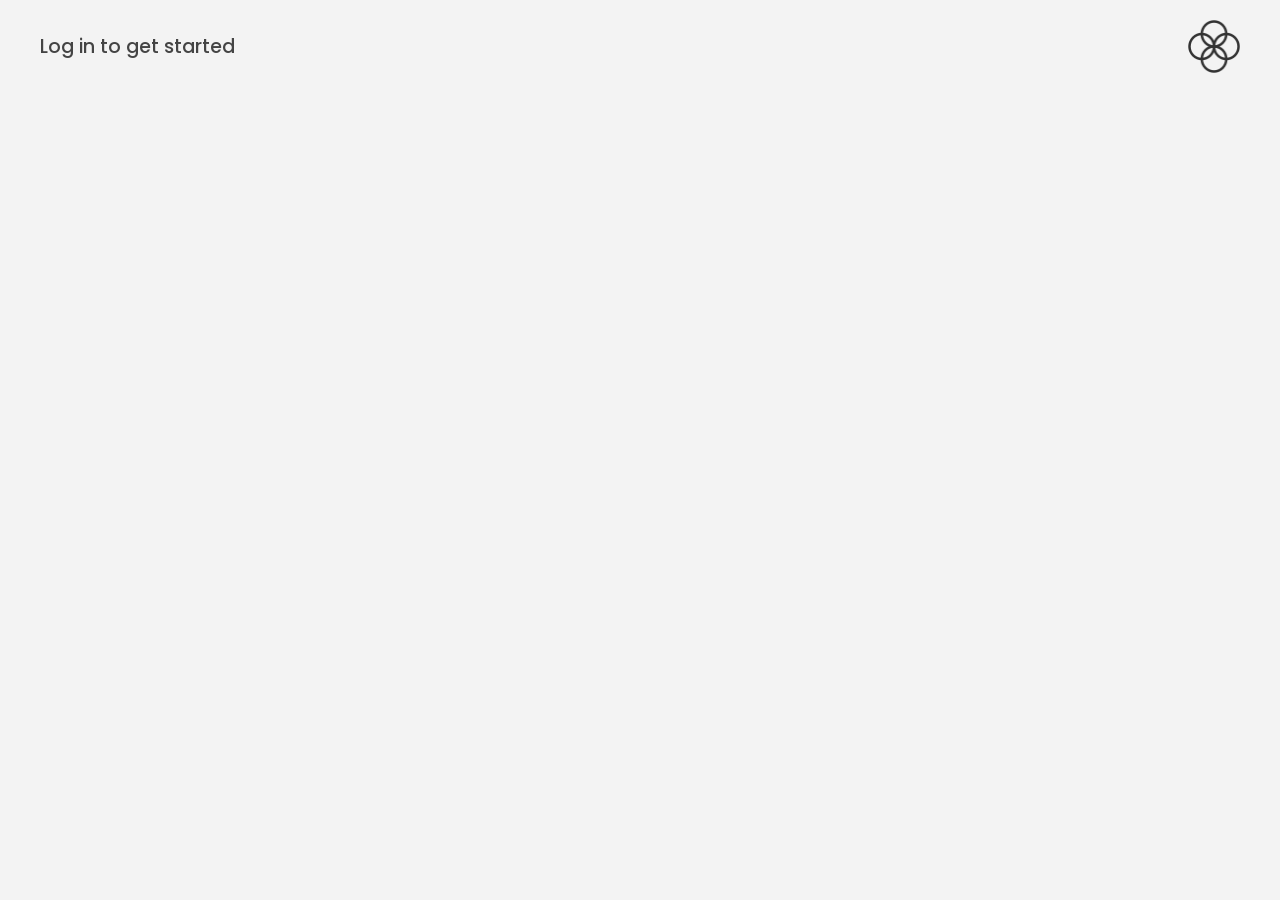
<file: Bankist App/index.html>
<!DOCTYPE html>
<html lang="en">
  <head>
    <meta charset="UTF-8" />
    <meta name="viewport" content="width=device-width, initial-scale=1.0" />
    <meta http-equiv="X-UA-Compatible" content="ie=edge" />
    <link rel="shortcut icon" type="image/png" href="/icon.png" />

    <link
      href="https://fonts.googleapis.com/css?family=Poppins:400,500,600&display=swap"
      rel="stylesheet"
    />

    <link rel="stylesheet" href="style.css" />
    <title>Bankist</title>
  </head>
  <body>
    <!-- TOP NAVIGATION -->
    <nav>
      <p class="welcome">Log in to get started</p>
      <img src="logo.png" alt="Logo" class="logo" />
    </nav>

    <div class="app">
      <!-- BALANCE -->
      <div class="balance">
        <div>
          <p class="balance__label">Current balance</p>
          <p class="balance__date">
            As of <span class="date">05/03/2037</span>
          </p>
        </div>
        <p class="balance__value">0000€</p>
      </div>

      <!-- MOVEMENTS -->
      <div class="movements">
        <div class="movements__row">
          <div class="movements__type movements__type--deposit">2 deposit</div>
          <div class="movements__date">3 days ago</div>
          <div class="movements__value">4 000€</div>
        </div>
        <div class="movements__row">
          <div class="movements__type movements__type--withdrawal">
            1 withdrawal
          </div>
          <div class="movements__date">24/01/2037</div>
          <div class="movements__value">-378€</div>
        </div>
      </div>

      <!-- SUMMARY -->
      <div class="summary">
        <p class="summary__label">In</p>
        <p class="summary__value summary__value--in">0000€</p>
        <p class="summary__label">Out</p>
        <p class="summary__value summary__value--out">0000€</p>
        <p class="summary__label">Interest</p>
        <p class="summary__value summary__value--interest">0000€</p>
        <button class="btn--sort">&downarrow; SORT</button>
      </div>

      <!-- OPERATION: TRANSFERS -->
      <div class="operation operation--transfer">
        <h2>Transfer money</h2>
        <form class="form form--transfer">
          <input type="text" class="form__input form__input--to" />
          <input type="number" class="form__input form__input--amount" />
          <button class="form__btn form__btn--transfer">&rarr;</button>
          <label class="form__label">Transfer to</label>
          <label class="form__label">Amount</label>
        </form>
      </div>

      <!-- OPERATION: LOAN -->
      <div class="operation operation--loan">
        <h2>Request loan</h2>
        <form class="form form--loan">
          <input type="number" class="form__input form__input--loan-amount" />
          <button class="form__btn form__btn--loan">&rarr;</button>
          <label class="form__label form__label--loan">Amount</label>
        </form>
      </div>

      <!-- OPERATION: CLOSE -->
      <div class="operation operation--close">
        <h2>Close account</h2>
        <form class="form form--close">
          <input type="text" class="form__input form__input--user" />
          <input
            type="password"
            maxlength="6"
            class="form__input form__input--pin"
          />
          <button class="form__btn form__btn--close">&rarr;</button>
          <label class="form__label">Confirm user</label>
          <label class="form__label">Confirm PIN</label>
        </form>
      </div>

      <!-- LOGOUT TIMER -->
      <p class="logout-timer">
        You will be logged out in <span class="timer">05:00</span>
      </p>
    </div>

    <!-- <footer>
      &copy; by Jonas Schmedtmann. Don't claim as your own :)
    </footer> -->

    <script src="script.js"></script>
  </body>
</html>
</file>
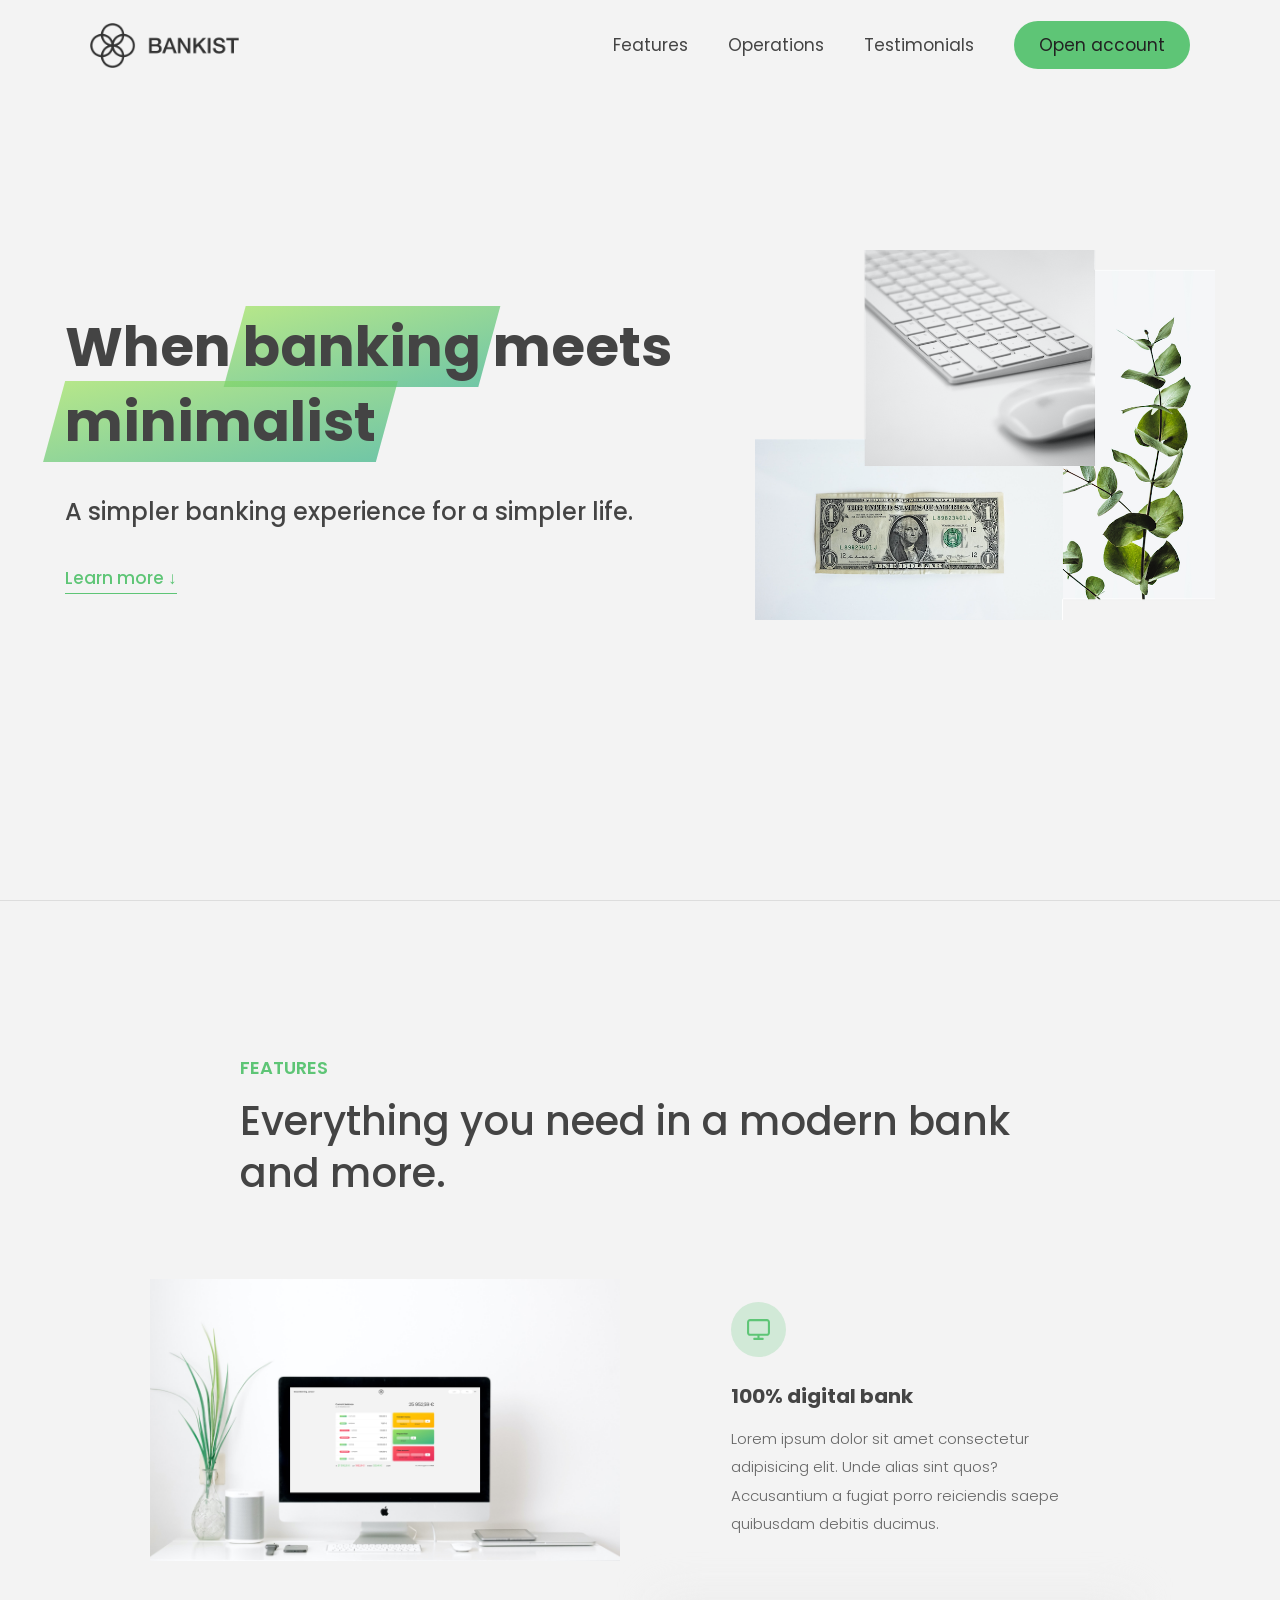
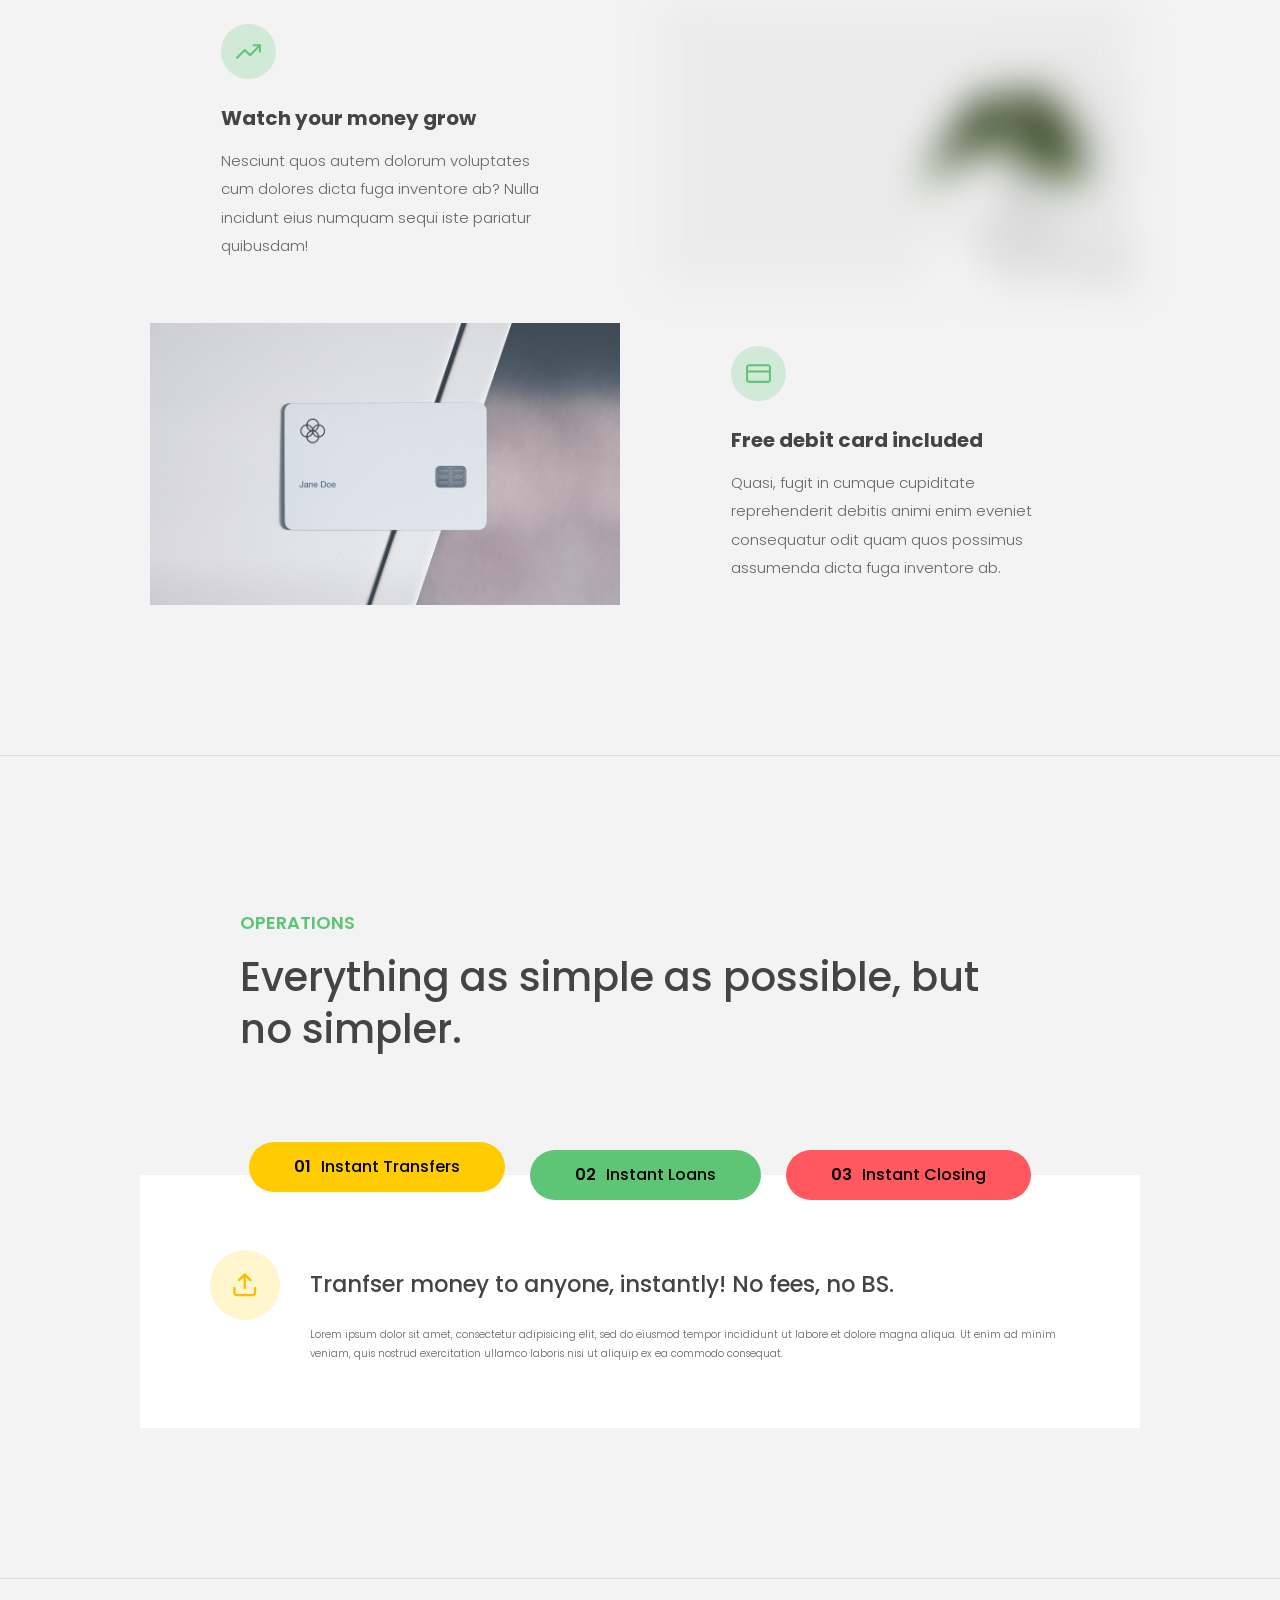
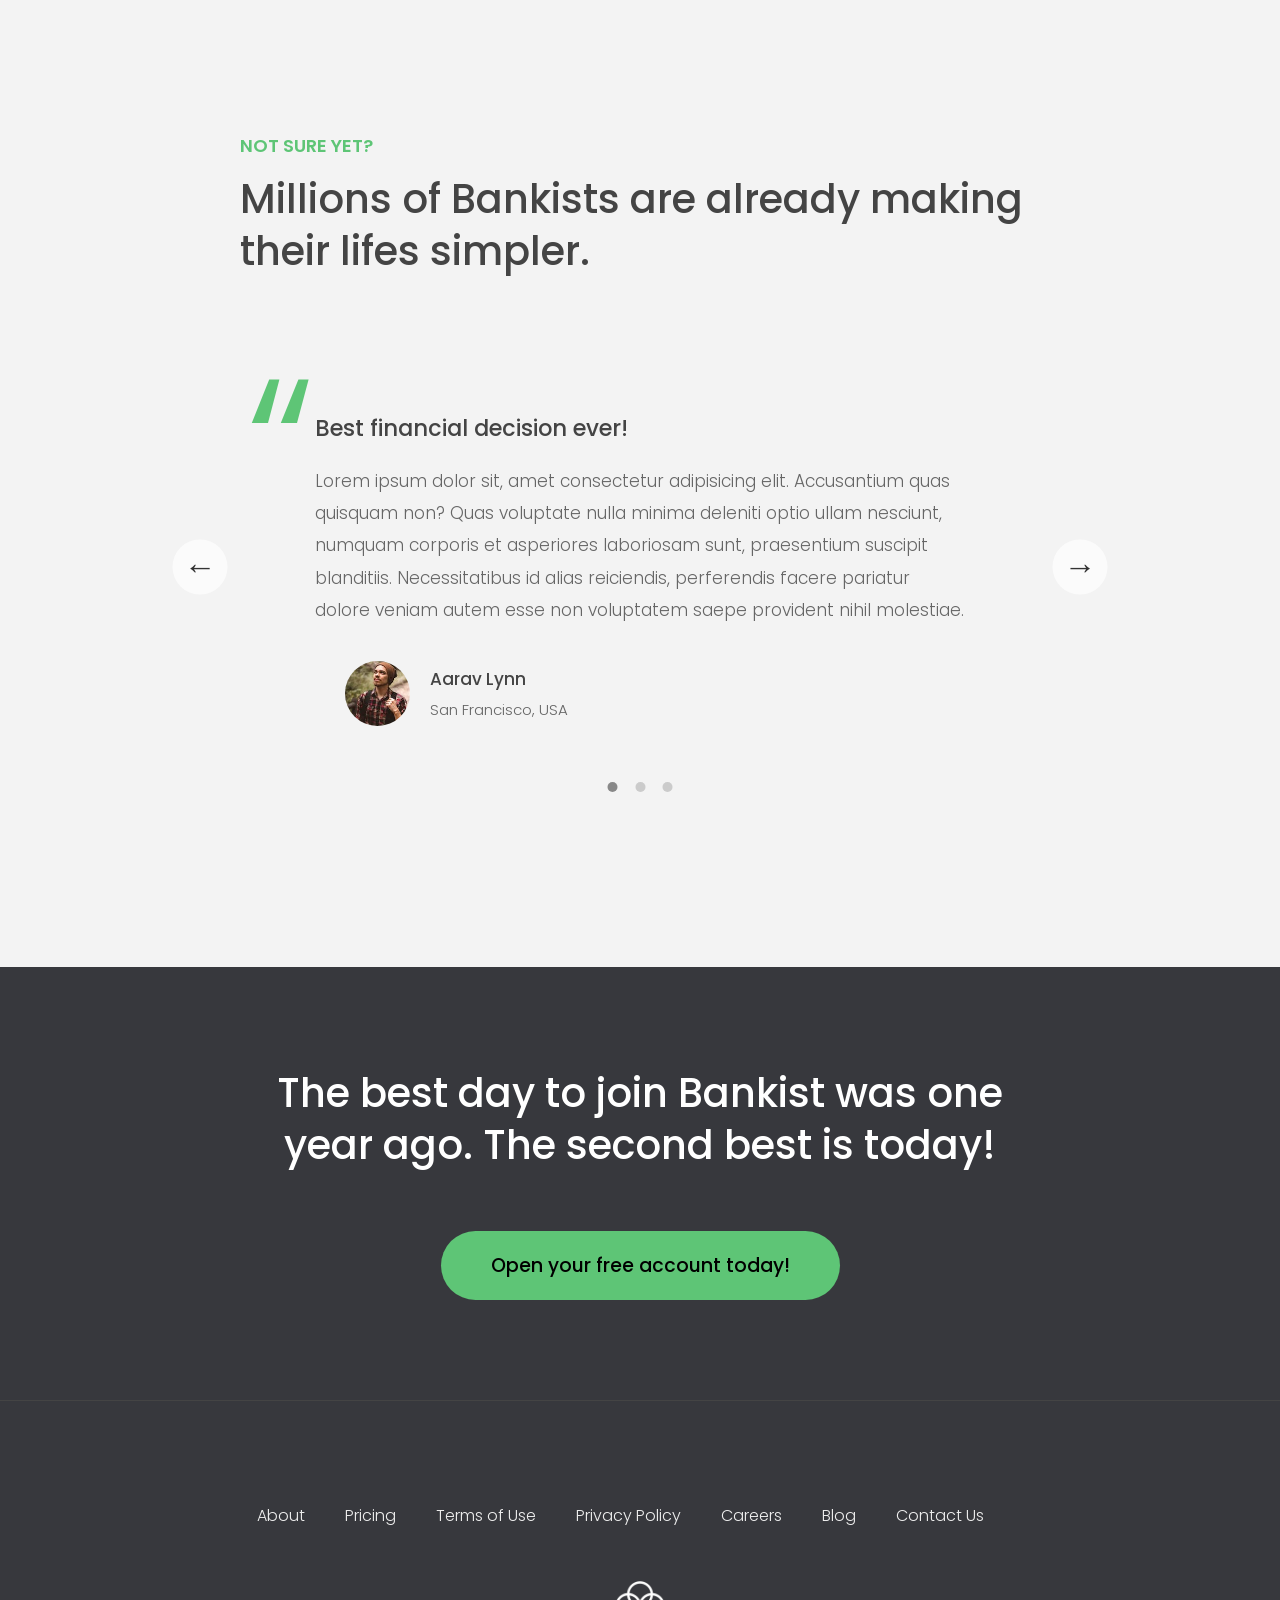
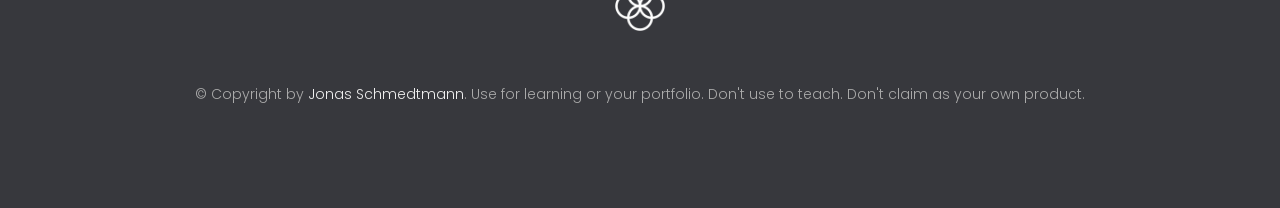
<file: Bankist Landing page/index.html>
<!DOCTYPE html>
<html lang="en">
  <head>
    <meta charset="UTF-8" />
    <meta name="viewport" content="width=device-width, initial-scale=1.0" />
    <meta http-equiv="X-UA-Compatible" content="ie=edge" />
    <link rel="shortcut icon" type="image/png" href="img/icon.png" />

    <link
      href="https://fonts.googleapis.com/css?family=Poppins:300,400,500,600&display=swap"
      rel="stylesheet"
    />
    <link rel="stylesheet" href="style.css" />
    <title>Bankist | When Banking meets Minimalist</title>
  </head>
  <body>
    <header class="header">
      <nav class="nav">
        <img
          src="img/logo.png"
          alt="Bankist logo"
          class="nav__logo"
          id="logo"
          designer="Jonas"
          data-version-number="3.0"
        />
        <ul class="nav__links">
          <li class="nav__item">
            <a class="nav__link" href="#section--1">Features</a>
          </li>
          <li class="nav__item">
            <a class="nav__link" href="#section--2">Operations</a>
          </li>
          <li class="nav__item">
            <a class="nav__link" href="#section--3">Testimonials</a>
          </li>
          <li class="nav__item">
            <a class="nav__link nav__link--btn btn--show-modal" href="#"
              >Open account</a
            >
          </li>
        </ul>
      </nav>

      <div class="header__title">
        <h1>
          When
          <!-- Green highlight effect -->
          <span class="highlight">banking</span>
          meets<br />
          <span class="highlight">minimalist</span>
        </h1>
        <h4>A simpler banking experience for a simpler life.</h4>
        <button class="btn--text btn--scroll-to">Learn more &DownArrow;</button>
        <img
          src="img/hero.png"
          class="header__img"
          alt="Minimalist bank items"
        />
      </div>
    </header>

    <section class="section" id="section--1">
      <div class="section__title">
        <h2 class="section__description">Features</h2>
        <h3 class="section__header">
          Everything you need in a modern bank and more.
        </h3>
      </div>

      <div class="features">
        <img
          src="img/digital-lazy.jpg"
          data-src="img/digital.jpg"
          alt="Computer"
          class="features__img lazy-img"
        />
        <div class="features__feature">
          <div class="features__icon">
            <svg>
              <use xlink:href="img/icons.svg#icon-monitor"></use>
            </svg>
          </div>
          <h5 class="features__header">100% digital bank</h5>
          <p>
            Lorem ipsum dolor sit amet consectetur adipisicing elit. Unde alias
            sint quos? Accusantium a fugiat porro reiciendis saepe quibusdam
            debitis ducimus.
          </p>
        </div>

        <div class="features__feature">
          <div class="features__icon">
            <svg>
              <use xlink:href="img/icons.svg#icon-trending-up"></use>
            </svg>
          </div>
          <h5 class="features__header">Watch your money grow</h5>
          <p>
            Nesciunt quos autem dolorum voluptates cum dolores dicta fuga
            inventore ab? Nulla incidunt eius numquam sequi iste pariatur
            quibusdam!
          </p>
        </div>
        <img
          src="img/grow-lazy.jpg"
          data-src="img/grow.jpg"
          alt="Plant"
          class="features__img lazy-img"
        />

        <img
          src="img/card-lazy.jpg"
          data-src="img/card.jpg"
          alt="Credit card"
          class="features__img lazy-img"
        />
        <div class="features__feature">
          <div class="features__icon">
            <svg>
              <use xlink:href="img/icons.svg#icon-credit-card"></use>
            </svg>
          </div>
          <h5 class="features__header">Free debit card included</h5>
          <p>
            Quasi, fugit in cumque cupiditate reprehenderit debitis animi enim
            eveniet consequatur odit quam quos possimus assumenda dicta fuga
            inventore ab.
          </p>
        </div>
      </div>
    </section>

    <section class="section" id="section--2">
      <div class="section__title">
        <h2 class="section__description">Operations</h2>
        <h3 class="section__header">
          Everything as simple as possible, but no simpler.
        </h3>
      </div>

      <div class="operations">
        <div class="operations__tab-container">
          <button
            class="btn operations__tab operations__tab--1 operations__tab--active"
            data-tab="1"
          >
            <span>01</span>Instant Transfers
          </button>
          <button class="btn operations__tab operations__tab--2" data-tab="2">
            <span>02</span>Instant Loans
          </button>
          <button class="btn operations__tab operations__tab--3" data-tab="3">
            <span>03</span>Instant Closing
          </button>
        </div>
        <div
          class="operations__content operations__content--1 operations__content--active"
        >
          <div class="operations__icon operations__icon--1">
            <svg>
              <use xlink:href="img/icons.svg#icon-upload"></use>
            </svg>
          </div>
          <h5 class="operations__header">
            Tranfser money to anyone, instantly! No fees, no BS.
          </h5>
          <p>
            Lorem ipsum dolor sit amet, consectetur adipisicing elit, sed do
            eiusmod tempor incididunt ut labore et dolore magna aliqua. Ut enim
            ad minim veniam, quis nostrud exercitation ullamco laboris nisi ut
            aliquip ex ea commodo consequat.
          </p>
        </div>

        <div class="operations__content operations__content--2">
          <div class="operations__icon operations__icon--2">
            <svg>
              <use xlink:href="img/icons.svg#icon-home"></use>
            </svg>
          </div>
          <h5 class="operations__header">
            Buy a home or make your dreams come true, with instant loans.
          </h5>
          <p>
            Duis aute irure dolor in reprehenderit in voluptate velit esse
            cillum dolore eu fugiat nulla pariatur. Excepteur sint occaecat
            cupidatat non proident, sunt in culpa qui officia deserunt mollit
            anim id est laborum.
          </p>
        </div>
        <div class="operations__content operations__content--3">
          <div class="operations__icon operations__icon--3">
            <svg>
              <use xlink:href="img/icons.svg#icon-user-x"></use>
            </svg>
          </div>
          <h5 class="operations__header">
            No longer need your account? No problem! Close it instantly.
          </h5>
          <p>
            Excepteur sint occaecat cupidatat non proident, sunt in culpa qui
            officia deserunt mollit anim id est laborum. Ut enim ad minim
            veniam, quis nostrud exercitation ullamco laboris nisi ut aliquip ex
            ea commodo consequat.
          </p>
        </div>
      </div>
    </section>

    <section class="section" id="section--3">
      <div class="section__title section__title--testimonials">
        <h2 class="section__description">Not sure yet?</h2>
        <h3 class="section__header">
          Millions of Bankists are already making their lifes simpler.
        </h3>
      </div>

      <div class="slider">
        <div class="slide slide--1">
          <div class="testimonial">
            <h5 class="testimonial__header">Best financial decision ever!</h5>
            <blockquote class="testimonial__text">
              Lorem ipsum dolor sit, amet consectetur adipisicing elit.
              Accusantium quas quisquam non? Quas voluptate nulla minima
              deleniti optio ullam nesciunt, numquam corporis et asperiores
              laboriosam sunt, praesentium suscipit blanditiis. Necessitatibus
              id alias reiciendis, perferendis facere pariatur dolore veniam
              autem esse non voluptatem saepe provident nihil molestiae.
            </blockquote>
            <address class="testimonial__author">
              <img src="img/user-1.jpg" alt="" class="testimonial__photo" />
              <h6 class="testimonial__name">Aarav Lynn</h6>
              <p class="testimonial__location">San Francisco, USA</p>
            </address>
          </div>
        </div>

        <div class="slide slide--2">
          <div class="testimonial">
            <h5 class="testimonial__header">
              The last step to becoming a complete minimalist
            </h5>
            <blockquote class="testimonial__text">
              Quisquam itaque deserunt ullam, quia ea repellendus provident,
              ducimus neque ipsam modi voluptatibus doloremque, corrupti
              laborum. Incidunt numquam perferendis veritatis neque repellendus.
              Lorem, ipsum dolor sit amet consectetur adipisicing elit. Illo
              deserunt exercitationem deleniti.
            </blockquote>
            <address class="testimonial__author">
              <img src="img/user-2.jpg" alt="" class="testimonial__photo" />
              <h6 class="testimonial__name">Miyah Miles</h6>
              <p class="testimonial__location">London, UK</p>
            </address>
          </div>
        </div>

        <div class="slide slide--3">
          <div class="testimonial">
            <h5 class="testimonial__header">
              Finally free from old-school banks
            </h5>
            <blockquote class="testimonial__text">
              Debitis, nihil sit minus suscipit magni aperiam vel tenetur
              incidunt commodi architecto numquam omnis nulla autem,
              necessitatibus blanditiis modi similique quidem. Odio aliquam
              culpa dicta beatae quod maiores ipsa minus consequatur error sunt,
              deleniti saepe aliquid quos inventore sequi. Necessitatibus id
              alias reiciendis, perferendis facere.
            </blockquote>
            <address class="testimonial__author">
              <img src="img/user-3.jpg" alt="" class="testimonial__photo" />
              <h6 class="testimonial__name">Francisco Gomes</h6>
              <p class="testimonial__location">Lisbon, Portugal</p>
            </address>
          </div>
        </div>

        <!-- <div class="slide"><img src="img/img-1.jpg" alt="Photo 1" /></div>
        <div class="slide"><img src="img/img-2.jpg" alt="Photo 2" /></div>
        <div class="slide"><img src="img/img-3.jpg" alt="Photo 3" /></div>
        <div class="slide"><img src="img/img-4.jpg" alt="Photo 4" /></div> -->
        <button class="slider__btn slider__btn--left">&larr;</button>
        <button class="slider__btn slider__btn--right">&rarr;</button>
        <div class="dots"></div>
      </div>
    </section>

    <section class="section section--sign-up">
      <div class="section__title">
        <h3 class="section__header">
          The best day to join Bankist was one year ago. The second best is
          today!
        </h3>
      </div>
      <button class="btn btn--show-modal">Open your free account today!</button>
    </section>

    <footer class="footer">
      <ul class="footer__nav">
        <li class="footer__item">
          <a class="footer__link" href="#">About</a>
        </li>
        <li class="footer__item">
          <a class="footer__link" href="#">Pricing</a>
        </li>
        <li class="footer__item">
          <a class="footer__link" href="#">Terms of Use</a>
        </li>
        <li class="footer__item">
          <a class="footer__link" href="#">Privacy Policy</a>
        </li>
        <li class="footer__item">
          <a class="footer__link" href="#">Careers</a>
        </li>
        <li class="footer__item">
          <a class="footer__link" href="#">Blog</a>
        </li>
        <li class="footer__item">
          <a class="footer__link" href="#">Contact Us</a>
        </li>
      </ul>
      <img src="img/icon.png" alt="Logo" class="footer__logo" />
      <p class="footer__copyright">
        &copy; Copyright by
        <a
          class="footer__link twitter-link"
          target="_blank"
          href="https://twitter.com/jonasschmedtman"
          >Jonas Schmedtmann</a
        >. Use for learning or your portfolio. Don't use to teach. Don't claim
        as your own product.
      </p>
    </footer>

    <div class="modal hidden">
      <button class="btn--close-modal">&times;</button>
      <h2 class="modal__header">
        Open your bank account <br />
        in just <span class="highlight">5 minutes</span>
      </h2>
      <form class="modal__form">
        <label>First Name</label>
        <input type="text" />
        <label>Last Name</label>
        <input type="text" />
        <label>Email Address</label>
        <input type="email" />
        <button class="btn">Next step &rarr;</button>
      </form>
    </div>
    <div class="overlay hidden"></div>
    <script src="script.js"></script>
  </body>
</html>
</file>
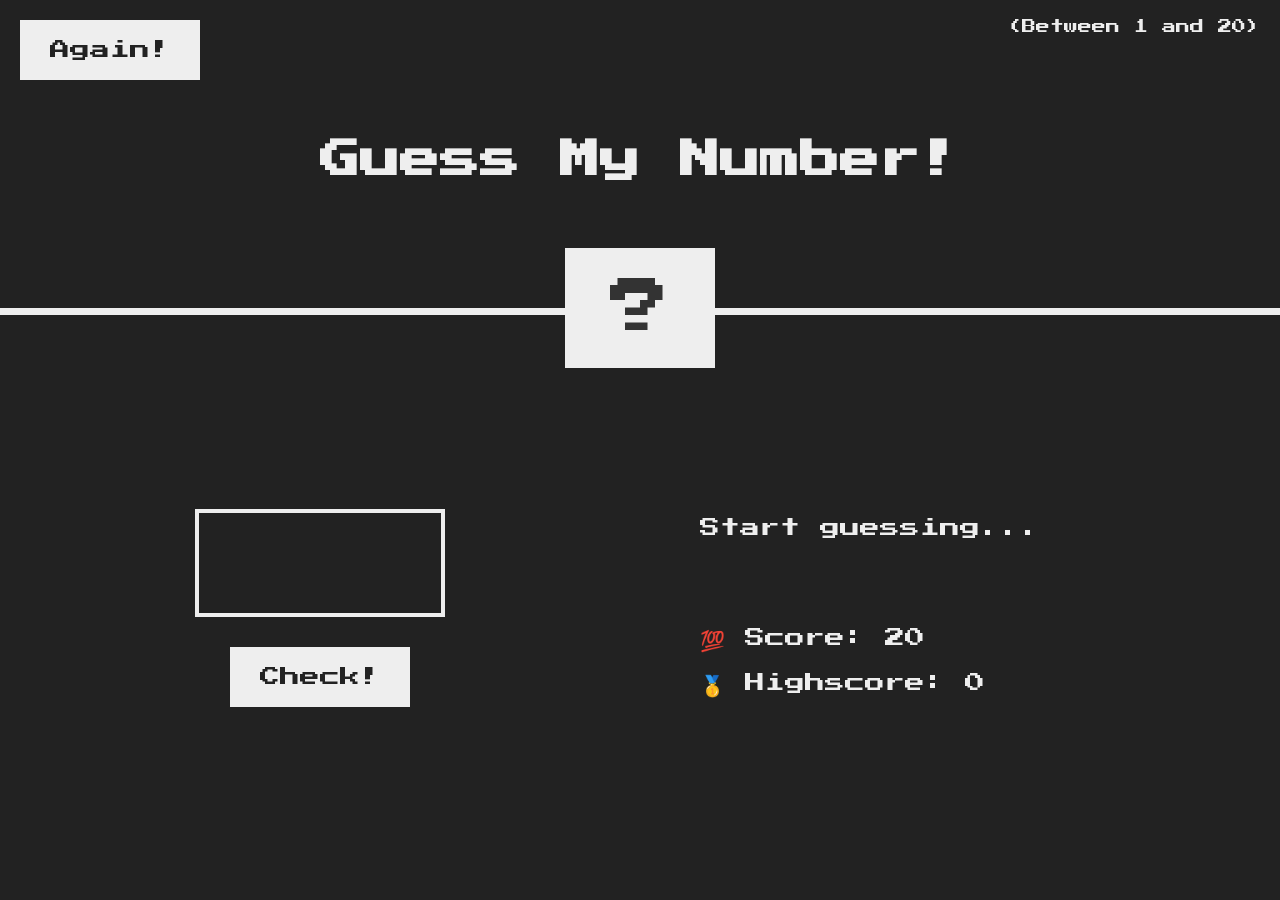
<file: Guess-my-number/index.html>
<!DOCTYPE html>
<html lang="en">
  <head>
    <meta charset="UTF-8" />
    <meta name="viewport" content="width=device-width, initial-scale=1.0" />
    <meta http-equiv="X-UA-Compatible" content="ie=edge" />
    <link rel="stylesheet" href="style.css" />
    <title>Guess My Number!</title>
  </head>
  <body>
    <header>
      <h1>Guess My Number!</h1>
      <p class="between">(Between 1 and 20)</p>
      <button class="btn again">Again!</button>
      <div class="number">?</div>
    </header>
    <main>
      <section class="left">
        <input type="number" class="guess" />
        <button class="btn check">Check!</button>
      </section>
      <section class="right">
        <p class="message">Start guessing...</p>
        <p class="label-score">💯 Score: <span class="score">20</span></p>
        <p class="label-highscore">
          🥇 Highscore: <span class="highscore">0</span>
        </p>
      </section>
    </main>
    <script src="script.js"></script>
  </body>
</html>
</file>
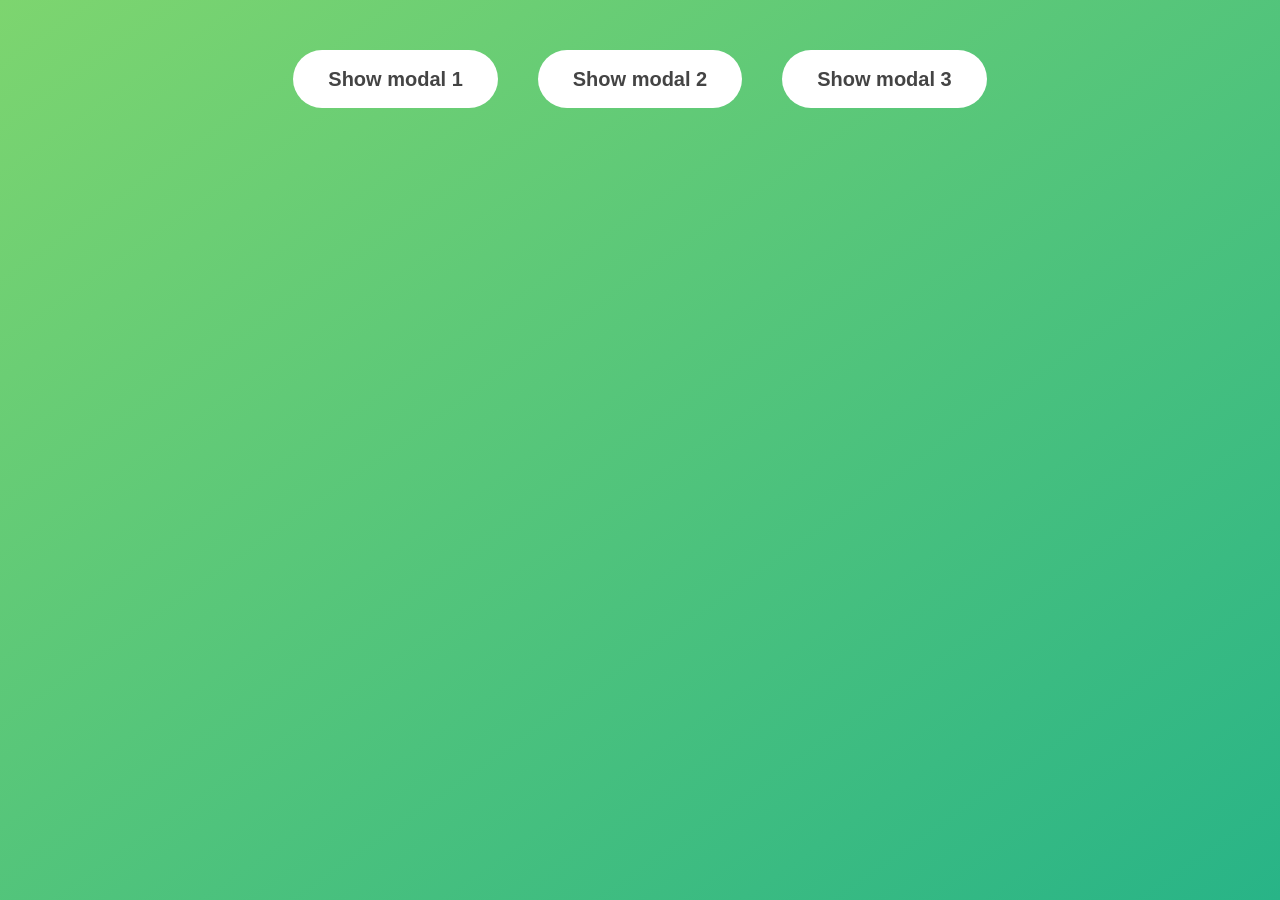
<file: Modal/index.html>
<!DOCTYPE html>
<html lang="en">
  <head>
    <meta charset="UTF-8" />
    <meta name="viewport" content="width=device-width, initial-scale=1.0" />
    <meta http-equiv="X-UA-Compatible" content="ie=edge" />
    <link rel="stylesheet" href="style.css" />
    <title>Modal window</title>
  </head>
  <body>
    <button class="show-modal">Show modal 1</button>
    <button class="show-modal">Show modal 2</button>
    <button class="show-modal">Show modal 3</button>

    <div class="modal hidden">
      <button class="close-modal">&times;</button>
      <h1>I'm a modal window 😍</h1>
      <p>
        Lorem ipsum dolor sit amet, consectetur adipisicing elit, sed do eiusmod
        tempor incididunt ut labore et dolore magna aliqua. Ut enim ad minim
        veniam, quis nostrud exercitation ullamco laboris nisi ut aliquip ex ea
        commodo consequat. Duis aute irure dolor in reprehenderit in voluptate
        velit esse cillum dolore eu fugiat nulla pariatur. Excepteur sint
        occaecat cupidatat non proident, sunt in culpa qui officia deserunt
        mollit anim id est laborum.
      </p>
    </div>
    <div class="overlay hidden"></div>

    <script src="script.js"></script>
  </body>
</html>
</file>
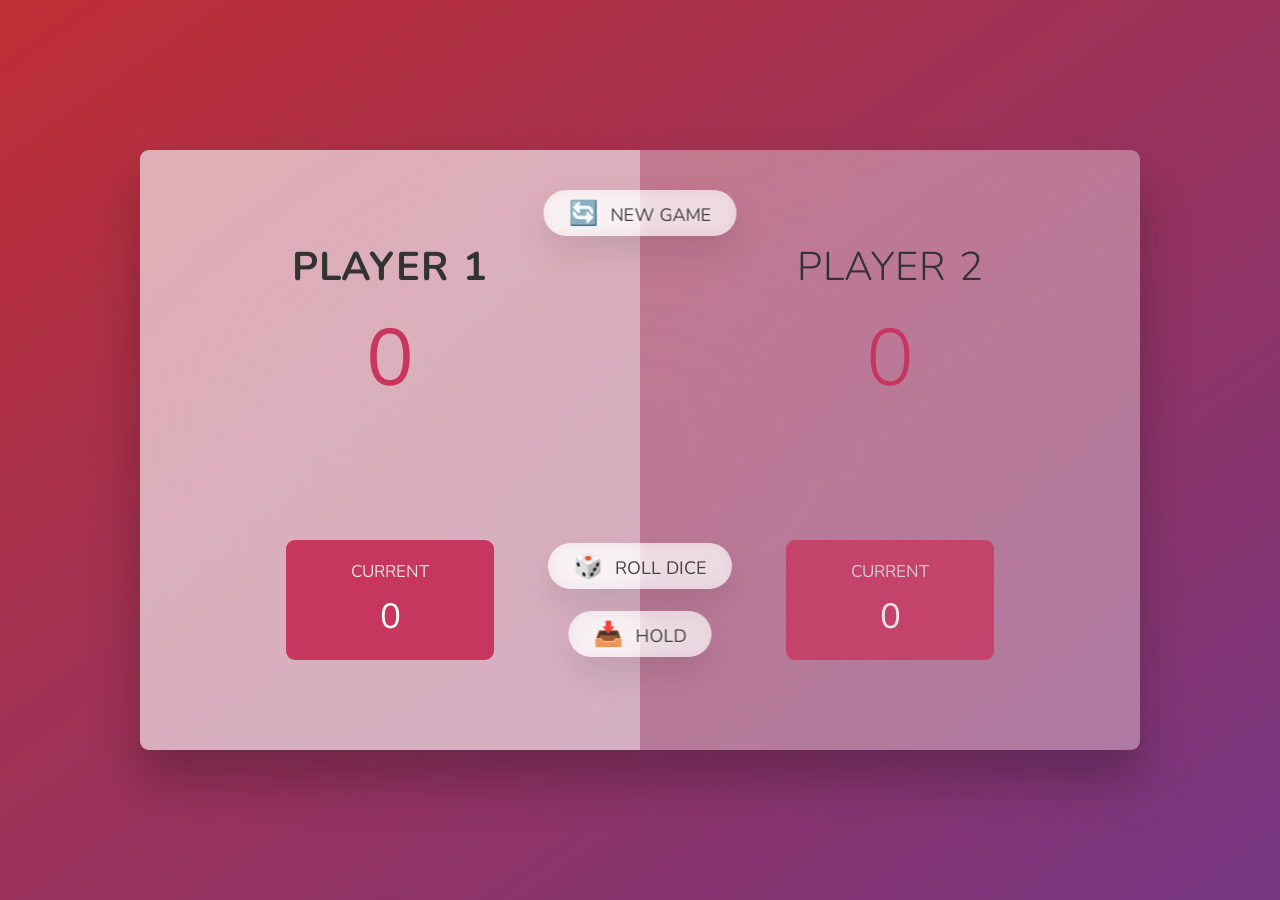
<file: Simple Pig game/index.html>
<!DOCTYPE html>
<html lang="en">
  <head>
    <meta charset="UTF-8" />
    <meta name="viewport" content="width=device-width, initial-scale=1.0" />
    <meta http-equiv="X-UA-Compatible" content="ie=edge" />
    <link rel="stylesheet" href="style.css" />
    <title>Pig Game</title>
  </head>
  <body>
    <main>
      <section class="player player--0 player--active">
        <h2 class="name" id="name--0">Player 1</h2>
        <p class="score" id="score--0">43</p>
        <div class="current">
          <p class="current-label">Current</p>
          <p class="current-score" id="current--0">0</p>
        </div>
      </section>
      <section class="player player--1">
        <h2 class="name" id="name--1">Player 2</h2>
        <p class="score" id="score--1">24</p>
        <div class="current">
          <p class="current-label">Current</p>
          <p class="current-score" id="current--1">0</p>
        </div>
      </section>

      <img src="dice-5.png" alt="Playing dice" class="dice " />
      <button class="btn btn--new">🔄 New game</button>
      <button class="btn btn--roll">🎲 Roll dice</button>
      <button class="btn btn--hold">📥 Hold</button>
    </main>
    <script src="script.js"></script>
  </body>
</html>
</file>
<file: Bankist App/style.css>
/*
 * Use this CSS to learn some intersting techniques,
 * in case you're wondering how I built the UI.
 * Have fun! 😁
 */

* {
  margin: 0;
  padding: 0;
  box-sizing: inherit;
}

html {
  font-size: 62.5%;
  box-sizing: border-box;
}

body {
  font-family: 'Poppins', sans-serif;
  color: #444;
  background-color: #f3f3f3;
  height: 100vh;
  padding: 2rem;
}

nav {
  display: flex;
  justify-content: space-between;
  align-items: center;
  padding: 0 2rem;
}

.welcome {
  font-size: 1.9rem;
  font-weight: 500;
}

.logo {
  height: 5.25rem;
}

.login {
  display: flex;
}

.login__input {
  border: none;
  padding: 0.5rem 2rem;
  font-size: 1.6rem;
  font-family: inherit;
  text-align: center;
  width: 12rem;
  border-radius: 10rem;
  margin-right: 1rem;
  color: inherit;
  border: 1px solid #fff;
  transition: all 0.3s;
}

.login__input:focus {
  outline: none;
  border: 1px solid #ccc;
}

.login__input::placeholder {
  color: #bbb;
}

.login__btn {
  border: none;
  background: none;
  font-size: 2.2rem;
  color: inherit;
  cursor: pointer;
  transition: all 0.3s;
}

.login__btn:hover,
.login__btn:focus,
.btn--sort:hover,
.btn--sort:focus {
  outline: none;
  color: #777;
}

/* MAIN */
.app {
  position: relative;
  max-width: 100rem;
  margin: 4rem auto;
  display: grid;
  grid-template-columns: 4fr 3fr;
  grid-template-rows: auto repeat(3, 15rem) auto;
  gap: 2rem;

  /* NOTE This creates the fade in/out anumation */
  opacity: 0;
  transition: all 1s;
}

.balance {
  grid-column: 1 / span 2;
  display: flex;
  align-items: flex-end;
  justify-content: space-between;
  margin-bottom: 2rem;
}

.balance__label {
  font-size: 2.2rem;
  font-weight: 500;
  margin-bottom: -0.2rem;
}

.balance__date {
  font-size: 1.4rem;
  color: #888;
}

.balance__value {
  font-size: 4.5rem;
  font-weight: 400;
}

/* MOVEMENTS */
.movements {
  grid-row: 2 / span 3;
  background-color: #fff;
  border-radius: 1rem;
  overflow: scroll;
}

.movements__row {
  padding: 2.25rem 4rem;
  display: flex;
  align-items: center;
  border-bottom: 1px solid #eee;
}

.movements__type {
  font-size: 1.1rem;
  text-transform: uppercase;
  font-weight: 500;
  color: #fff;
  padding: 0.1rem 1rem;
  border-radius: 10rem;
  margin-right: 2rem;
}

.movements__date {
  font-size: 1.1rem;
  text-transform: uppercase;
  font-weight: 500;
  color: #666;
}

.movements__type--deposit {
  background-image: linear-gradient(to top left, #39b385, #9be15d);
}

.movements__type--withdrawal {
  background-image: linear-gradient(to top left, #e52a5a, #ff585f);
}

.movements__value {
  font-size: 1.7rem;
  margin-left: auto;
}

/* SUMMARY */
.summary {
  grid-row: 5 / 6;
  display: flex;
  align-items: baseline;
  padding: 0 0.3rem;
  margin-top: 1rem;
}

.summary__label {
  font-size: 1.2rem;
  font-weight: 500;
  text-transform: uppercase;
  margin-right: 0.8rem;
}

.summary__value {
  font-size: 2.2rem;
  margin-right: 2.5rem;
}

.summary__value--in,
.summary__value--interest {
  color: #66c873;
}

.summary__value--out {
  color: #f5465d;
}

.btn--sort {
  margin-left: auto;
  border: none;
  background: none;
  font-size: 1.3rem;
  font-weight: 500;
  cursor: pointer;
}

/* OPERATIONS */
.operation {
  border-radius: 1rem;
  padding: 3rem 4rem;
  color: #333;
}

.operation--transfer {
  background-image: linear-gradient(to top left, #ffb003, #ffcb03);
}

.operation--loan {
  background-image: linear-gradient(to top left, #39b385, #9be15d);
}

.operation--close {
  background-image: linear-gradient(to top left, #e52a5a, #ff585f);
}

h2 {
  margin-bottom: 1.5rem;
  font-size: 1.7rem;
  font-weight: 600;
  color: #333;
}

.form {
  display: grid;
  grid-template-columns: 2.5fr 2.5fr 1fr;
  grid-template-rows: auto auto;
  gap: 0.4rem 1rem;
}

/* Exceptions for interst */
.form.form--loan {
  grid-template-columns: 2.5fr 1fr 2.5fr;
}
.form__label--loan {
  grid-row: 2;
}
/* End exceptions */

.form__input {
  width: 100%;
  border: none;
  background-color: rgba(255, 255, 255, 0.4);
  font-family: inherit;
  font-size: 1.5rem;
  text-align: center;
  color: #333;
  padding: 0.3rem 1rem;
  border-radius: 0.7rem;
  transition: all 0.3s;
}

.form__input:focus {
  outline: none;
  background-color: rgba(255, 255, 255, 0.6);
}

.form__label {
  font-size: 1.3rem;
  text-align: center;
}

.form__btn {
  border: none;
  border-radius: 0.7rem;
  font-size: 1.8rem;
  background-color: #fff;
  cursor: pointer;
  transition: all 0.3s;
}

.form__btn:focus {
  outline: none;
  background-color: rgba(255, 255, 255, 0.8);
}

.logout-timer {
  padding: 0 0.3rem;
  margin-top: 1.9rem;
  text-align: right;
  font-size: 1.25rem;
}

.timer {
  font-weight: 600;
}
</file>
<file: Bankist Landing page/style.css>
/* The page is NOT responsive. You can implement responsiveness yourself if you wanna have some fun 😃 */

:root {
  --color-primary: #5ec576;
  --color-secondary: #ffcb03;
  --color-tertiary: #ff585f;
  --color-primary-darker: #4bbb7d;
  --color-secondary-darker: #ffbb00;
  --color-tertiary-darker: #fd424b;
  --color-primary-opacity: #5ec5763a;
  --color-secondary-opacity: #ffcd0331;
  --color-tertiary-opacity: #ff58602d;
  --gradient-primary: linear-gradient(to top left, #39b385, #9be15d);
  --gradient-secondary: linear-gradient(to top left, #ffb003, #ffcb03);
}

* {
  margin: 0;
  padding: 0;
  box-sizing: inherit;
}

html {
  font-size: 62.5%;
  box-sizing: border-box;
}

body {
  font-family: 'Poppins', sans-serif;
  font-weight: 300;
  color: #444;
  line-height: 1.9;
  background-color: #f3f3f3;
}

/* GENERAL ELEMENTS */
.section {
  padding: 15rem 3rem;
  border-top: 1px solid #ddd;

  transition: transform 1s, opacity 1s;
}

.section--hidden {
  opacity: 0;
  transform: translateY(8rem);
}

.section__title {
  max-width: 80rem;
  margin: 0 auto 8rem auto;
}

.section__description {
  font-size: 1.8rem;
  font-weight: 600;
  text-transform: uppercase;
  color: var(--color-primary);
  margin-bottom: 1rem;
}

.section__header {
  font-size: 4rem;
  line-height: 1.3;
  font-weight: 500;
}

.btn {
  display: inline-block;
  background-color: var(--color-primary);
  font-size: 1.6rem;
  font-family: inherit;
  font-weight: 500;
  border: none;
  padding: 1.25rem 4.5rem;
  border-radius: 10rem;
  cursor: pointer;
  transition: all 0.3s;
}

.btn:hover {
  background-color: var(--color-primary-darker);
}

.btn--text {
  display: inline-block;
  background: none;
  font-size: 1.7rem;
  font-family: inherit;
  font-weight: 500;
  color: var(--color-primary);
  border: none;
  border-bottom: 1px solid currentColor;
  padding-bottom: 2px;
  cursor: pointer;
  transition: all 0.3s;
}

p {
  color: #666;
}

/* This is BAD for accessibility! Don't do in the real world! */
button:focus {
  outline: none;
}

img {
  transition: filter 0.5s;
}

.lazy-img {
  filter: blur(20px);
}

/* NAVIGATION */
.nav {
  display: flex;
  justify-content: space-between;
  align-items: center;
  height: 9rem;
  width: 100%;
  padding: 0 6rem;
  z-index: 100;
}

/* nav and stickly class at the same time */
.nav.sticky {
  position: fixed;
  background-color: rgba(255, 255, 255, 0.95);
}

.nav__logo {
  height: 4.5rem;
  transition: all 0.3s;
}

.nav__links {
  display: flex;
  align-items: center;
  list-style: none;
}

.nav__item {
  margin-left: 4rem;
}

.nav__link:link,
.nav__link:visited {
  font-size: 1.7rem;
  font-weight: 400;
  color: inherit;
  text-decoration: none;
  display: block;
  transition: all 0.3s;
}

.nav__link--btn:link,
.nav__link--btn:visited {
  padding: 0.8rem 2.5rem;
  border-radius: 3rem;
  background-color: var(--color-primary);
  color: #222;
}

.nav__link--btn:hover,
.nav__link--btn:active {
  color: inherit;
  background-color: var(--color-primary-darker);
  color: #333;
}

/* HEADER */
.header {
  padding: 0 3rem;
  height: 100vh;
  display: flex;
  flex-direction: column;
  align-items: center;
}

.header__title {
  flex: 1;

  max-width: 115rem;
  display: grid;
  grid-template-columns: 3fr 2fr;
  row-gap: 3rem;
  align-content: center;
  justify-content: center;

  align-items: start;
  justify-items: start;
}

h1 {
  font-size: 5.5rem;
  line-height: 1.35;
}

h4 {
  font-size: 2.4rem;
  font-weight: 500;
}

.header__img {
  width: 100%;
  grid-column: 2 / 3;
  grid-row: 1 / span 4;
  transform: translateY(-6rem);
}

.highlight {
  position: relative;
}

.highlight::after {
  display: block;
  content: '';
  position: absolute;
  bottom: 0;
  left: 0;
  height: 100%;
  width: 100%;
  z-index: -1;
  opacity: 0.7;
  transform: scale(1.07, 1.05) skewX(-15deg);
  background-image: var(--gradient-primary);
}

/* FEATURES */
.features {
  display: grid;
  grid-template-columns: 1fr 1fr;
  gap: 4rem;
  margin: 0 12rem;
}

.features__img {
  width: 100%;
}

.features__feature {
  align-self: center;
  justify-self: center;
  width: 70%;
  font-size: 1.5rem;
}

.features__icon {
  display: flex;
  align-items: center;
  justify-content: center;
  background-color: var(--color-primary-opacity);
  height: 5.5rem;
  width: 5.5rem;
  border-radius: 50%;
  margin-bottom: 2rem;
}

.features__icon svg {
  height: 2.5rem;
  width: 2.5rem;
  fill: var(--color-primary);
}

.features__header {
  font-size: 2rem;
  margin-bottom: 1rem;
}

/* OPERATIONS */
.operations {
  max-width: 100rem;
  margin: 12rem auto 0 auto;

  background-color: #fff;
}

.operations__tab-container {
  display: flex;
  justify-content: center;
}

.operations__tab {
  margin-right: 2.5rem;
  transform: translateY(-50%);
}

.operations__tab span {
  margin-right: 1rem;
  font-weight: 600;
  display: inline-block;
}

.operations__tab--1 {
  background-color: var(--color-secondary);
}

.operations__tab--1:hover {
  background-color: var(--color-secondary-darker);
}

.operations__tab--3 {
  background-color: var(--color-tertiary);
  margin: 0;
}

.operations__tab--3:hover {
  background-color: var(--color-tertiary-darker);
}

.operations__tab--active {
  transform: translateY(-66%);
}

.operations__content {
  display: none;

  /* JUST PRESENTATIONAL */f
  font-size: 1.7rem;
  padding: 2.5rem 7rem 6.5rem 7rem;
}

.operations__content--active {
  display: grid;
  grid-template-columns: 7rem 1fr;
  column-gap: 3rem;
  row-gap: 0.5rem;
}

.operations__header {
  font-size: 2.25rem;
  font-weight: 500;
  align-self: center;
}

.operations__icon {
  display: flex;
  align-items: center;
  justify-content: center;
  height: 7rem;
  width: 7rem;
  border-radius: 50%;
}

.operations__icon svg {
  height: 2.75rem;
  width: 2.75rem;
}

.operations__content p {
  grid-column: 2;
}

.operations__icon--1 {
  background-color: var(--color-secondary-opacity);
}
.operations__icon--2 {
  background-color: var(--color-primary-opacity);
}
.operations__icon--3 {
  background-color: var(--color-tertiary-opacity);
}
.operations__icon--1 svg {
  fill: var(--color-secondary-darker);
}
.operations__icon--2 svg {
  fill: var(--color-primary);
}
.operations__icon--3 svg {
  fill: var(--color-tertiary);
}

/* SLIDER */
.slider {
  max-width: 100rem;
  height: 50rem;
  margin: 0 auto;
  position: relative;

  /* IN THE END */
  overflow: hidden;
}

.slide {
  position: absolute;
  top: 0;
  width: 100%;
  height: 50rem;

  display: flex;
  align-items: center;
  justify-content: center;

  /* THIS creates the animation! */
  transition: transform 1s;
}

.slide > img {
  /* Only for images that have different size than slide */
  width: 100%;
  height: 100%;
  object-fit: cover;
}

.slider__btn {
  position: absolute;
  top: 50%;
  z-index: 10;

  border: none;
  background: rgba(255, 255, 255, 0.7);
  font-family: inherit;
  color: #333;
  border-radius: 50%;
  height: 5.5rem;
  width: 5.5rem;
  font-size: 3.25rem;
  cursor: pointer;
}

.slider__btn--left {
  left: 6%;
  transform: translate(-50%, -50%);
}

.slider__btn--right {
  right: 6%;
  transform: translate(50%, -50%);
}

.dots {
  position: absolute;
  bottom: 5%;
  left: 50%;
  transform: translateX(-50%);
  display: flex;
}

.dots__dot {
  border: none;
  background-color: #b9b9b9;
  opacity: 0.7;
  height: 1rem;
  width: 1rem;
  border-radius: 50%;
  margin-right: 1.75rem;
  cursor: pointer;
  transition: all 0.5s;

  /* Only necessary when overlying images */
  /* box-shadow: 0 0.6rem 1.5rem rgba(0, 0, 0, 0.7); */
}

.dots__dot:last-child {
  margin: 0;
}

.dots__dot--active {
  /* background-color: #fff; */
  background-color: #888;
  opacity: 1;
}

/* TESTIMONIALS */
.testimonial {
  width: 65%;
  position: relative;
}

.testimonial::before {
  content: '\201C';
  position: absolute;
  top: -5.7rem;
  left: -6.8rem;
  line-height: 1;
  font-size: 20rem;
  font-family: inherit;
  color: var(--color-primary);
  z-index: -1;
}

.testimonial__header {
  font-size: 2.25rem;
  font-weight: 500;
  margin-bottom: 1.5rem;
}

.testimonial__text {
  font-size: 1.7rem;
  margin-bottom: 3.5rem;
  color: #666;
}

.testimonial__author {
  margin-left: 3rem;
  font-style: normal;

  display: grid;
  grid-template-columns: 6.5rem 1fr;
  column-gap: 2rem;
}

.testimonial__photo {
  grid-row: 1 / span 2;
  width: 6.5rem;
  border-radius: 50%;
}

.testimonial__name {
  font-size: 1.7rem;
  font-weight: 500;
  align-self: end;
  margin: 0;
}

.testimonial__location {
  font-size: 1.5rem;
}

.section__title--testimonials {
  margin-bottom: 4rem;
}

/* SIGNUP */
.section--sign-up {
  background-color: #37383d;
  border-top: none;
  border-bottom: 1px solid #444;
  text-align: center;
  padding: 10rem 3rem;
}

.section--sign-up .section__header {
  color: #fff;
  text-align: center;
}

.section--sign-up .section__title {
  margin-bottom: 6rem;
}

.section--sign-up .btn {
  font-size: 1.9rem;
  padding: 2rem 5rem;
}

/* FOOTER */
.footer {
  padding: 10rem 3rem;
  background-color: #37383d;
}

.footer__nav {
  list-style: none;
  display: flex;
  justify-content: center;
  margin-bottom: 5rem;
}

.footer__item {
  margin-right: 4rem;
}

.footer__link {
  font-size: 1.6rem;
  color: #eee;
  text-decoration: none;
}

.footer__logo {
  height: 5rem;
  display: block;
  margin: 0 auto;
  margin-bottom: 5rem;
}

.footer__copyright {
  font-size: 1.4rem;
  color: #aaa;
  text-align: center;
}

.footer__copyright .footer__link {
  font-size: 1.4rem;
}

/* MODAL WINDOW */
.modal {
  position: fixed;
  top: 50%;
  left: 50%;
  transform: translate(-50%, -50%);
  max-width: 60rem;
  background-color: #f3f3f3;
  padding: 5rem 6rem;
  box-shadow: 0 4rem 6rem rgba(0, 0, 0, 0.3);
  z-index: 1000;
  transition: all 0.5s;
}

.overlay {
  position: fixed;
  top: 0;
  left: 0;
  width: 100%;
  height: 100%;
  background-color: rgba(0, 0, 0, 0.5);
  backdrop-filter: blur(4px);
  z-index: 100;
  transition: all 0.5s;
}

.modal__header {
  font-size: 3.25rem;
  margin-bottom: 4.5rem;
  line-height: 1.5;
}

.modal__form {
  margin: 0 3rem;
  display: grid;
  grid-template-columns: 1fr 2fr;
  align-items: center;
  gap: 2.5rem;
}

.modal__form label {
  font-size: 1.7rem;
  font-weight: 500;
}

.modal__form input {
  font-size: 1.7rem;
  padding: 1rem 1.5rem;
  border: 1px solid #ddd;
  border-radius: 0.5rem;
}

.modal__form button {
  grid-column: 1 / span 2;
  justify-self: center;
  margin-top: 1rem;
}

.btn--close-modal {
  font-family: inherit;
  color: inherit;
  position: absolute;
  top: 0.5rem;
  right: 2rem;
  font-size: 4rem;
  cursor: pointer;
  border: none;
  background: none;
}

.hidden {
  visibility: hidden;
  opacity: 0;
}

/* COOKIE MESSAGE */
.cookie-message {
  display: flex;
  align-items: center;
  justify-content: space-evenly;
  width: 100%;
  background-color: white;
  color: #bbb;
  font-size: 1.5rem;
  font-weight: 400;
}
</file>
<file: Guess-my-number/style.css>
@import url('https://fonts.googleapis.com/css?family=Press+Start+2P&display=swap');

* {
  margin: 0;
  padding: 0;
  box-sizing: inherit;
}

html {
  font-size: 62.5%;
  box-sizing: border-box;
}

body {
  font-family: 'Press Start 2P', sans-serif;
  color: #eee;
  background-color: #222;
  /* background-color: #60b347; */
}

/* LAYOUT */
header {
  position: relative;
  height: 35vh;
  border-bottom: 7px solid #eee;
}

main {
  height: 65vh;
  color: #eee;
  display: flex;
  align-items: center;
  justify-content: space-around;
}

.left {
  width: 52rem;
  display: flex;
  flex-direction: column;
  align-items: center;
}

.right {
  width: 52rem;
  font-size: 2rem;
}

/* ELEMENTS STYLE */
h1 {
  font-size: 4rem;
  text-align: center;
  position: absolute;
  width: 100%;
  top: 52%;
  left: 50%;
  transform: translate(-50%, -50%);
}

.number {
  background: #eee;
  color: #333;
  font-size: 6rem;
  width: 15rem;
  padding: 3rem 0rem;
  text-align: center;
  position: absolute;
  bottom: 0;
  left: 50%;
  transform: translate(-50%, 50%);
}

.between {
  font-size: 1.4rem;
  position: absolute;
  top: 2rem;
  right: 2rem;
}

.again {
  position: absolute;
  top: 2rem;
  left: 2rem;
}

.guess {
  background: none;
  border: 4px solid #eee;
  font-family: inherit;
  color: inherit;
  font-size: 5rem;
  padding: 2.5rem;
  width: 25rem;
  text-align: center;
  display: block;
  margin-bottom: 3rem;
}

.btn {
  border: none;
  background-color: #eee;
  color: #222;
  font-size: 2rem;
  font-family: inherit;
  padding: 2rem 3rem;
  cursor: pointer;
}

.btn:hover {
  background-color: #ccc;
}

.message {
  margin-bottom: 8rem;
  height: 3rem;
}

.label-score {
  margin-bottom: 2rem;
}
</file>
<file: Modal/style.css>
* {
  margin: 0;
  padding: 0;
  box-sizing: inherit;
}

html {
  font-size: 62.5%;
  box-sizing: border-box;
}

body {
  font-family: sans-serif;
  color: #333;
  line-height: 1.5;
  height: 100vh;
  position: relative;
  display: flex;
  align-items: flex-start;
  justify-content: center;
  background: linear-gradient(to top left, #28b487, #7dd56f);
}

.show-modal {
  font-size: 2rem;
  font-weight: 600;
  padding: 1.75rem 3.5rem;
  margin: 5rem 2rem;
  border: none;
  background-color: #fff;
  color: #444;
  border-radius: 10rem;
  cursor: pointer;
}

.close-modal {
  position: absolute;
  top: 1.2rem;
  right: 2rem;
  font-size: 5rem;
  color: #333;
  cursor: pointer;
  border: none;
  background: none;
}

h1 {
  font-size: 2.5rem;
  margin-bottom: 2rem;
}

p {
  font-size: 1.8rem;
}

/* -------------------------- */
/* CLASSES TO MAKE MODAL WORK */
.hidden {
  display: none;
}

.modal {
  position: absolute;
  top: 50%;
  left: 50%;
  transform: translate(-50%, -50%);
  width: 70%;

  background-color: white;
  padding: 6rem;
  border-radius: 5px;
  box-shadow: 0 3rem 5rem rgba(0, 0, 0, 0.3);
  z-index: 10;
}

.overlay {
  position: absolute;
  top: 0;
  left: 0;
  width: 100%;
  height: 100%;
  background-color: rgba(0, 0, 0, 0.6);
  backdrop-filter: blur(3px);
  z-index: 5;
}
</file>
<file: Simple Pig game/style.css>
@import url('https://fonts.googleapis.com/css2?family=Nunito&display=swap');

* {
  margin: 0;
  padding: 0;
  box-sizing: inherit;
}

html {
  font-size: 62.5%;
  box-sizing: border-box;
}

body {
  font-family: 'Nunito', sans-serif;
  font-weight: 400;
  height: 100vh;
  color: #333;
  background-image: linear-gradient(to top left, #753682 0%, #bf2e34 100%);
  display: flex;
  align-items: center;
  justify-content: center;
}

/* LAYOUT */
main {
  position: relative;
  width: 100rem;
  height: 60rem;
  background-color: rgba(255, 255, 255, 0.35);
  backdrop-filter: blur(200px);
  filter: blur();
  box-shadow: 0 3rem 5rem rgba(0, 0, 0, 0.25);
  border-radius: 9px;
  overflow: hidden;
  display: flex;
}

.player {
  flex: 50%;
  padding: 9rem;
  display: flex;
  flex-direction: column;
  align-items: center;
  transition: all 0.75s;
}

/* ELEMENTS */
.name {
  position: relative;
  font-size: 4rem;
  text-transform: uppercase;
  letter-spacing: 1px;
  word-spacing: 2px;
  font-weight: 300;
  margin-bottom: 1rem;
}

.score {
  font-size: 8rem;
  font-weight: 300;
  color: #c7365f;
  margin-bottom: auto;
}

.player--active {
  background-color: rgba(255, 255, 255, 0.4);
}
.player--active .name {
  font-weight: 700;
}
.player--active .score {
  font-weight: 400;
}

.player--active .current {
  opacity: 1;
}

.current {
  background-color: #c7365f;
  opacity: 0.8;
  border-radius: 9px;
  color: #fff;
  width: 65%;
  padding: 2rem;
  text-align: center;
  transition: all 0.75s;
}

.current-label {
  text-transform: uppercase;
  margin-bottom: 1rem;
  font-size: 1.7rem;
  color: #ddd;
}

.current-score {
  font-size: 3.5rem;
}

/* ABSOLUTE POSITIONED ELEMENTS */
.btn {
  position: absolute;
  left: 50%;
  transform: translateX(-50%);
  color: #444;
  background: none;
  border: none;
  font-family: inherit;
  font-size: 1.8rem;
  text-transform: uppercase;
  cursor: pointer;
  font-weight: 400;
  transition: all 0.2s;

  background-color: white;
  background-color: rgba(255, 255, 255, 0.6);
  backdrop-filter: blur(10px);

  padding: 0.7rem 2.5rem;
  border-radius: 50rem;
  box-shadow: 0 1.75rem 3.5rem rgba(0, 0, 0, 0.1);
}

.btn::first-letter {
  font-size: 2.4rem;
  display: inline-block;
  margin-right: 0.7rem;
}

.btn--new {
  top: 4rem;
}
.btn--roll {
  top: 39.3rem;
}
.btn--hold {
  top: 46.1rem;
}

.btn:active {
  transform: translate(-50%, 3px);
  box-shadow: 0 1rem 2rem rgba(0, 0, 0, 0.15);
}

.btn:focus {
  outline: none;
}

.dice {
  position: absolute;
  left: 50%;
  top: 16.5rem;
  transform: translateX(-50%);
  height: 10rem;
  box-shadow: 0 2rem 5rem rgba(0, 0, 0, 0.2);
}

.player--winner {
  background-color: #2f2f2f;
}

.player--winner .name {
  font-weight: 700;
  color: #c7365f;
}

.hidden {
  display: none;
}
</file>
